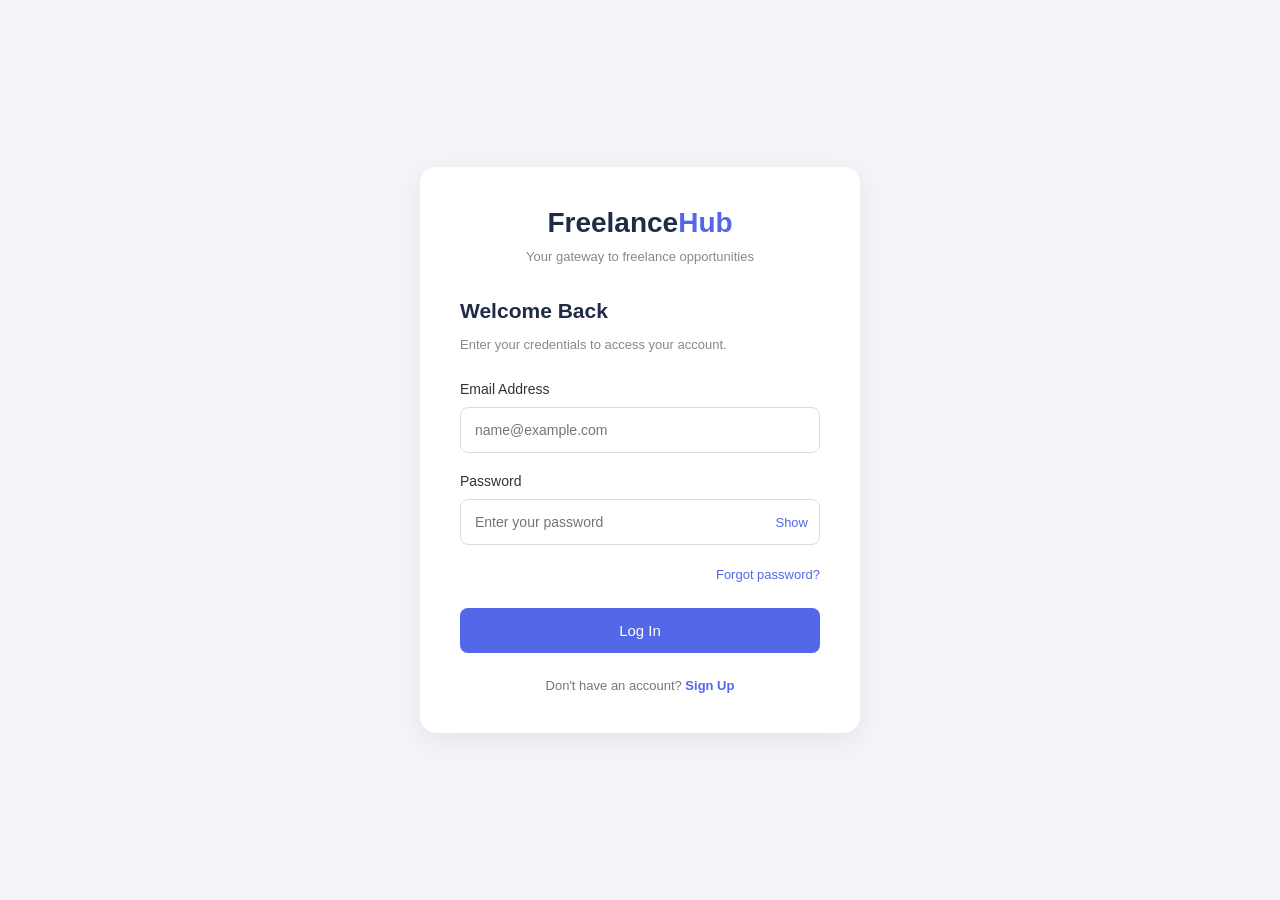
<file: frontend/index.html>
<!DOCTYPE html>
<html lang="en" dir="ltr">
<head>
    <meta charset="UTF-8">
    <meta name="viewport" content="width=device-width, initial-scale=1.0">
    <title>Login | FreelanceHub</title>
    <link rel="stylesheet" href="style.css">
</head>
<body>

    <main class="auth-container">
        <section class="auth-card">

            <div class="logo">
                <h1>Freelance<span>Hub</span></h1>
                <p>Your gateway to freelance opportunities</p>
            </div>

            <div class="form-header">
                <h2>Welcome Back</h2>
                <p>Enter your credentials to access your account.</p>
            </div>

            <form id="loginForm">

                <div class="form-group">
                    <label for="email">Email Address</label>
                    <input
                        type="email"
                        id="email"
                        name="email"
                        placeholder="name@example.com"
                        required
                    >
                </div>

                <div class="form-group">
                    <label for="password">Password</label>

                    <div class="password-wrapper">
                        <input
                            type="password"
                            id="password"
                            name="password"
                            placeholder="Enter your password"
                            required
                        >
                        <button type="button" class="toggle-password">
    Show
</button>
                    </div>
                </div>

                <div class="forgot-password">
                    <a href="forgot-password.html">
                        Forgot password?
                    </a>
                </div>

                <button type="submit" class="submit-btn">
                    Log In
                </button>

            </form>

            <div class="form-footer">
                <p>
                    Don't have an account?
                    <a href="signup.html">Sign Up</a>
                </p>
            </div>

        </section>
    </main>

    <script src="script.js"></script>
</body>
</html>
</file>
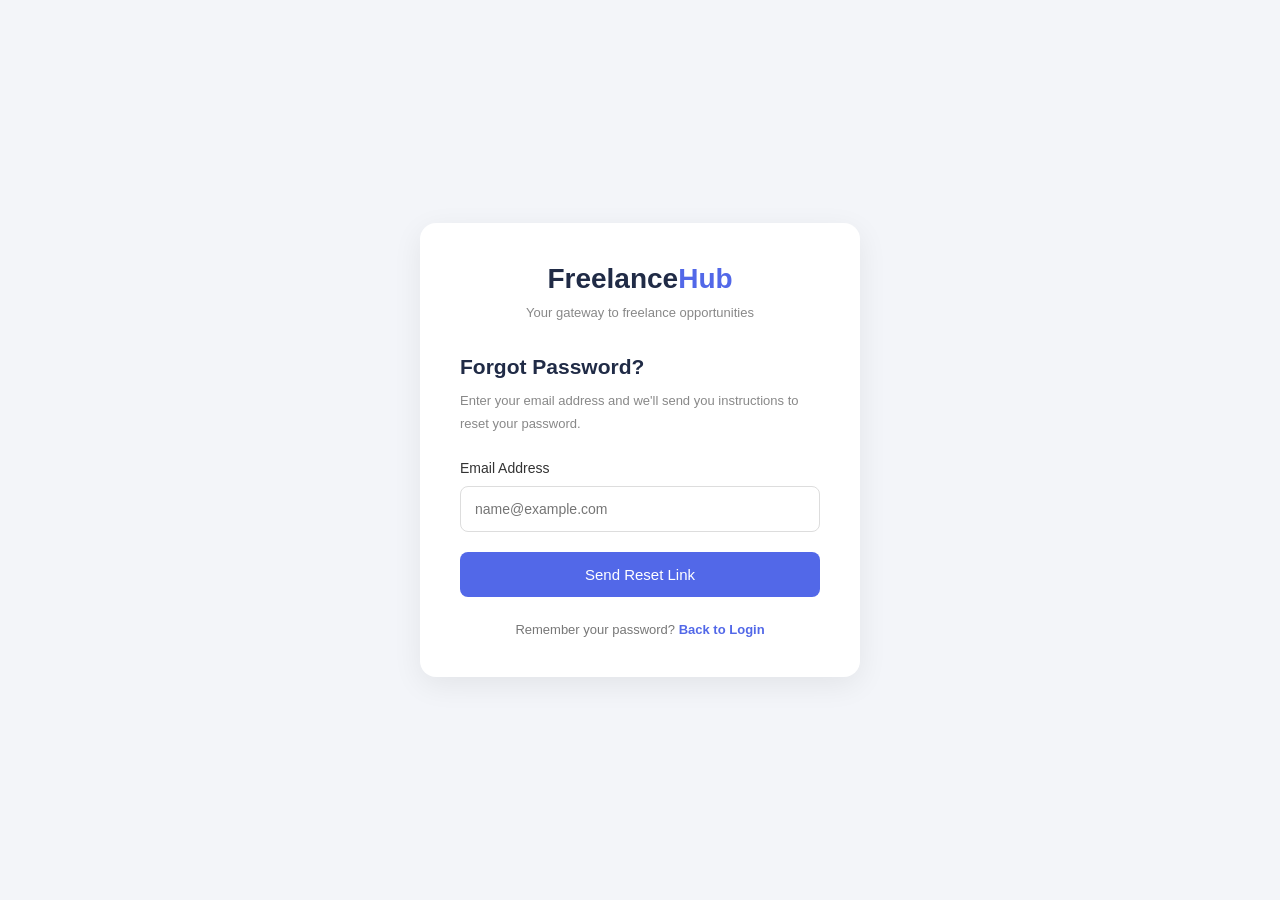
<file: frontend/forgot-password.html>
<!DOCTYPE html>
<html lang="en" dir="ltr">
<head>
    <meta charset="UTF-8">
    <meta name="viewport" content="width=device-width, initial-scale=1.0">
    <title>Forgot Password | FreelanceHub</title>
    <link rel="stylesheet" href="style.css">
</head>
<body>

    <main class="auth-container">
        <section class="auth-card">

            <div class="logo">
                <h1>Freelance<span>Hub</span></h1>
                <p>Your gateway to freelance opportunities</p>
            </div>

            <div class="form-header">
                <h2>Forgot Password?</h2>
                <p>
                    Enter your email address and we'll send you
                    instructions to reset your password.
                </p>
            </div>

            <form id="forgotPasswordForm">

                <div class="form-group">
                    <label for="email">Email Address</label>
                    <input
                        type="email"
                        id="email"
                        name="email"
                        placeholder="name@example.com"
                        required
                    >
                </div>

                <button type="submit" class="submit-btn">
                    Send Reset Link
                </button>

            </form>

            <div class="form-footer">
                <p>
                    Remember your password?
                    <a href="index.html">Back to Login</a>
                </p>
            </div>

        </section>
    </main>

    <script src="script.js"></script>
</body>
</html>
</file>
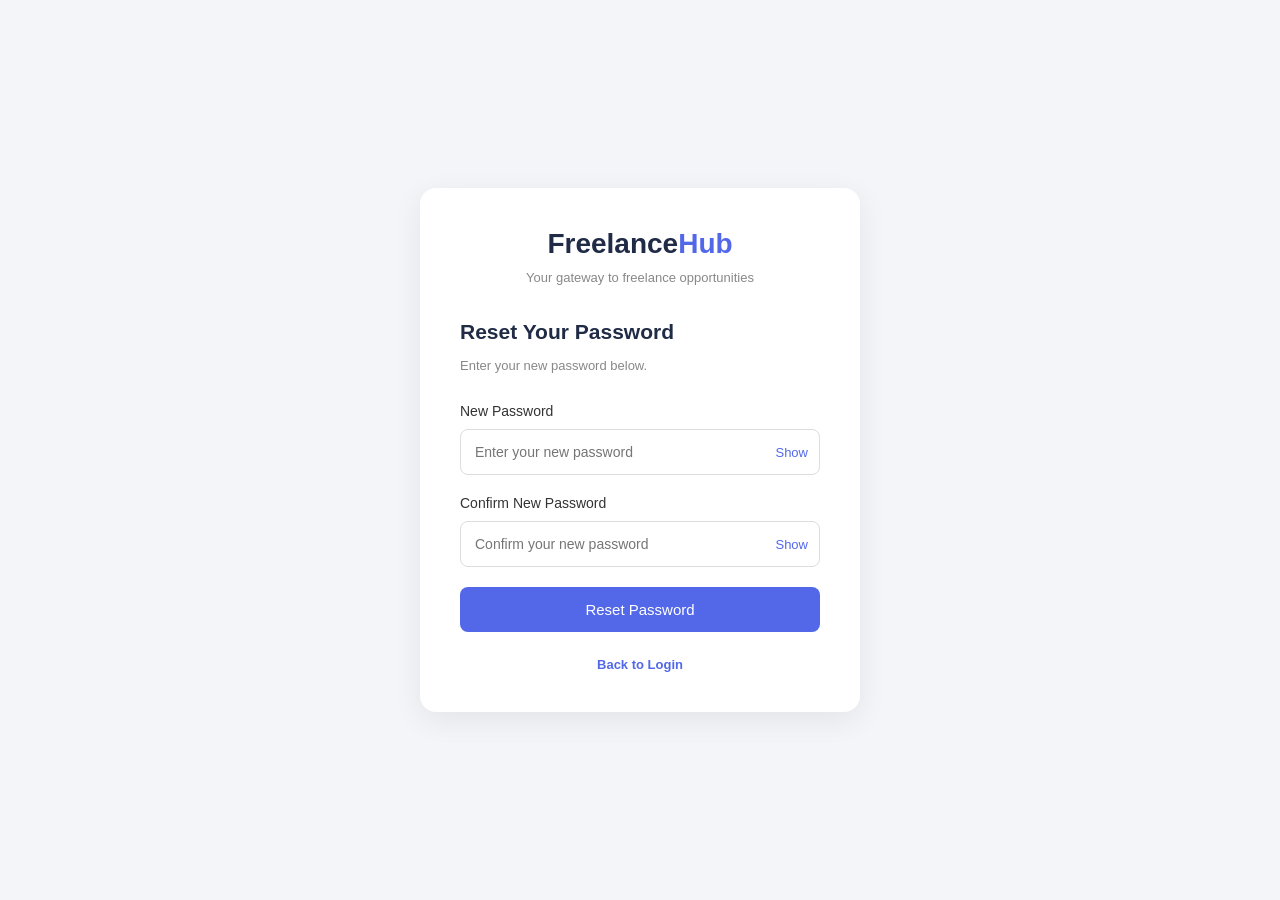
<file: frontend/reset-password.html>
<!DOCTYPE html>
<html lang="en" dir="ltr">
<head>
    <meta charset="UTF-8">
    <meta name="viewport" content="width=device-width, initial-scale=1.0">
    <title>Reset Password | FreelanceHub</title>
    <link rel="stylesheet" href="style.css">
</head>
<body>

    <main class="auth-container">
        <section class="auth-card">

            <div class="logo">
                <h1>Freelance<span>Hub</span></h1>
                <p>Your gateway to freelance opportunities</p>
            </div>

            <div class="form-header">
                <h2>Reset Your Password</h2>
                <p>Enter your new password below.</p>
            </div>

            <form id="resetPasswordForm">

                <div class="form-group">
                    <label for="password">New Password</label>
                    <div class="password-wrapper">
                        <input
                            type="password"
                            id="password"
                            name="password"
                            placeholder="Enter your new password"
                            required
                        >
                        <button type="button" class="toggle-password">
                            Show
                        </button>
                    </div>
                </div>

                <div class="form-group">
                    <label for="confirmPassword">Confirm New Password</label>
                    <div class="password-wrapper">
                        <input
                            type="password"
                            id="confirmPassword"
                            name="confirmPassword"
                            placeholder="Confirm your new password"
                            required
                        >
                        <button type="button" class="toggle-password">
                            Show
                        </button>
                    </div>
                </div>

                <button type="submit" class="submit-btn">
                    Reset Password
                </button>

            </form>

            <div class="form-footer">
                <p>
                    <a href="index.html">Back to Login</a>
                </p>
            </div>

        </section>
    </main>

    <script src="script.js"></script>
</body>
</html>
</file>
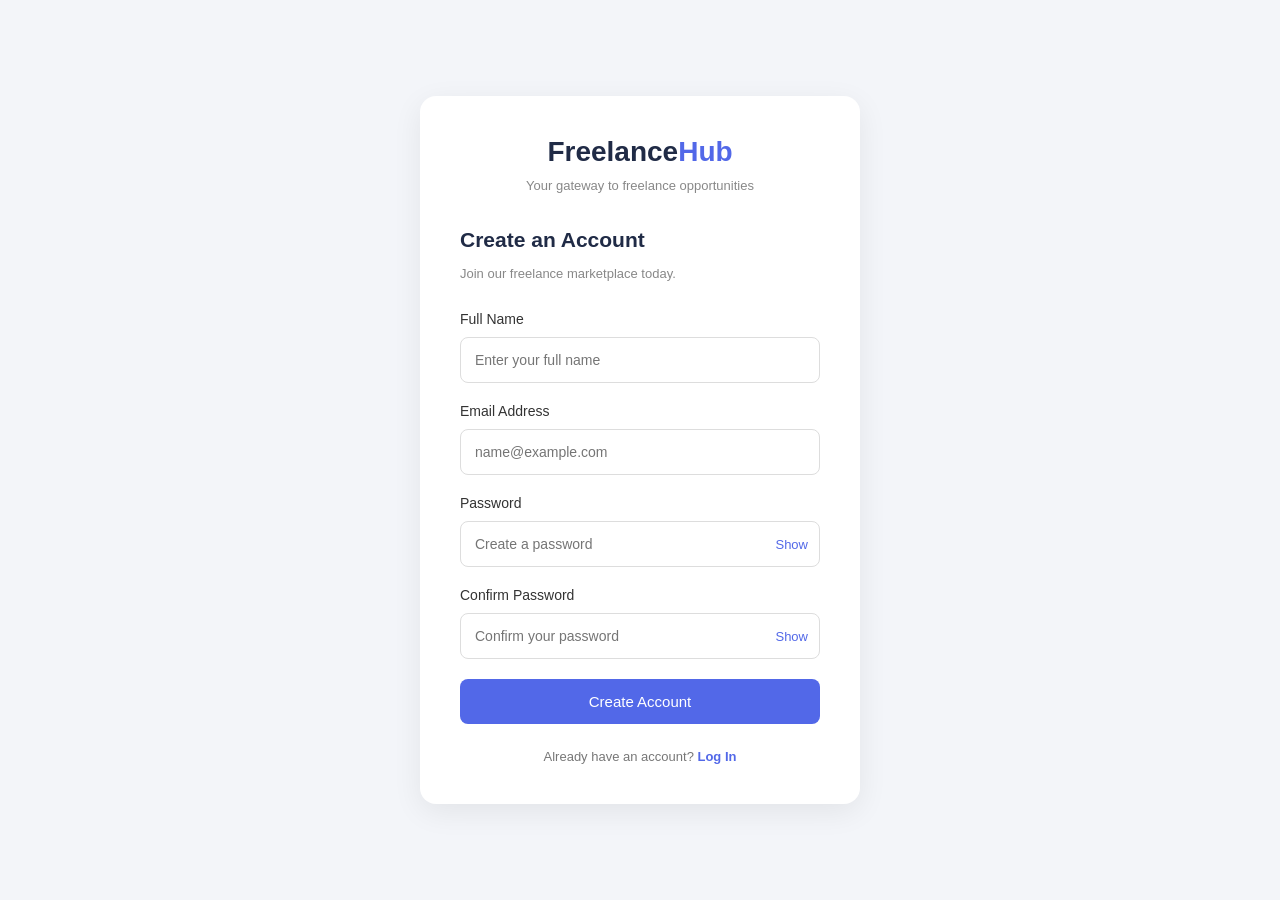
<file: frontend/signup.html>
<!DOCTYPE html>
<html lang="en" dir="ltr">
<head>
    <meta charset="UTF-8">
    <meta name="viewport" content="width=device-width, initial-scale=1.0">
    <title>Sign Up | FreelanceHub</title>
    <link rel="stylesheet" href="style.css">
</head>
<body>

    <main class="auth-container">
        <section class="auth-card">

            <div class="logo">
                <h1>Freelance<span>Hub</span></h1>
                <p>Your gateway to freelance opportunities</p>
            </div>

            <div class="form-header">
                <h2>Create an Account</h2>
                <p>Join our freelance marketplace today.</p>
            </div>

            <form id="signupForm">

                <div class="form-group">
                    <label for="name">Full Name</label>
                    <input
                        type="text"
                        id="name"
                        name="name"
                        placeholder="Enter your full name"
                        required
                    >
                </div>

                <div class="form-group">
                    <label for="email">Email Address</label>
                    <input
                        type="email"
                        id="email"
                        name="email"
                        placeholder="name@example.com"
                        required
                    >
                </div>

                <div class="form-group">
                    <label for="password">Password</label>
                    <div class="password-wrapper">
                        <input
                            type="password"
                            id="password"
                            name="password"
                            placeholder="Create a password"
                            required
                        >
                        <button type="button" class="toggle-password">
                            Show
                        </button>
                    </div>
                </div>

                <div class="form-group">
                    <label for="confirmPassword">Confirm Password</label>
                    <div class="password-wrapper">
                        <input
                            type="password"
                            id="confirmPassword"
                            name="confirmPassword"
                            placeholder="Confirm your password"
                            required
                        >
                        <button type="button" class="toggle-password">
                            Show
                        </button>
                    </div>
                </div>

                <button type="submit" class="submit-btn">
                    Create Account
                </button>

            </form>

            <div class="form-footer">
                <p>
                    Already have an account?
                    <a href="index.html">Log In</a>
                </p>
            </div>

        </section>
    </main>

    <script src="script.js"></script>
</body>
</html>
</file>
<file: frontend/style.css>
* {
    margin: 0;
    padding: 0;
    box-sizing: border-box;
}

body {
    font-family: Arial, Helvetica, sans-serif;
    background: #f3f5f9;
    min-height: 100vh;
    display: flex;
    align-items: center;
    justify-content: center;
    padding: 20px;
}

.auth-container {
    width: 100%;
    max-width: 440px;
}

.auth-card {
    background: white;
    padding: 40px;
    border-radius: 16px;
    box-shadow: 0 8px 30px rgba(0, 0, 0, 0.07);
}

.logo {
    text-align: center;
    margin-bottom: 35px;
}

.logo h1 {
    font-size: 28px;
    color: #202b46;
    margin-bottom: 10px;
}

.logo h1 span {
    color: #5268e8;
}

.logo p {
    font-size: 13px;
    color: #888;
}

.form-header {
    margin-bottom: 25px;
}

.form-header h2 {
    font-size: 21px;
    color: #202b46;
    margin-bottom: 10px;
}

.form-header p {
    font-size: 13px;
    color: #888;
    line-height: 1.8;
}

.form-group {
    margin-bottom: 20px;
}

.form-group label {
    display: block;
    font-size: 14px;
    color: #333;
    margin-bottom: 10px;
}

.form-group input {
    width: 100%;
    padding: 14px;
    border: 1px solid #ddd;
    border-radius: 8px;
    font-size: 14px;
    outline: none;
    transition: border-color 0.2s;
}

.form-group input:focus {
    border-color: #5268e8;
}

.password-wrapper {
    position: relative;
}

.password-wrapper input {
    padding-right: 65px;
}

.password-wrapper button {
    position: absolute;
    right: 12px;
    top: 50%;
    transform: translateY(-50%);
    border: none;
    background: none;
    color: #5268e8;
    cursor: pointer;
    font-size: 13px;
}

.forgot-password {
    text-align: right;
    margin-bottom: 25px;
}

a {
    color: #5268e8;
    text-decoration: none;
    font-size: 13px;
}

a:hover {
    text-decoration: underline;
}

.submit-btn {
    width: 100%;
    padding: 14px;
    background: #5268e8;
    color: white;
    border: none;
    border-radius: 8px;
    font-size: 15px;
    cursor: pointer;
    transition: background 0.2s;
}

.submit-btn:hover {
    background: #4054cf;
}

.form-footer {
    text-align: center;
    margin-top: 25px;
    font-size: 13px;
    color: #777;
}

.form-footer a {
    font-weight: bold;
}

@media (max-width: 480px) {
    .auth-card {
        padding: 28px 22px;
    }
}
</file>
